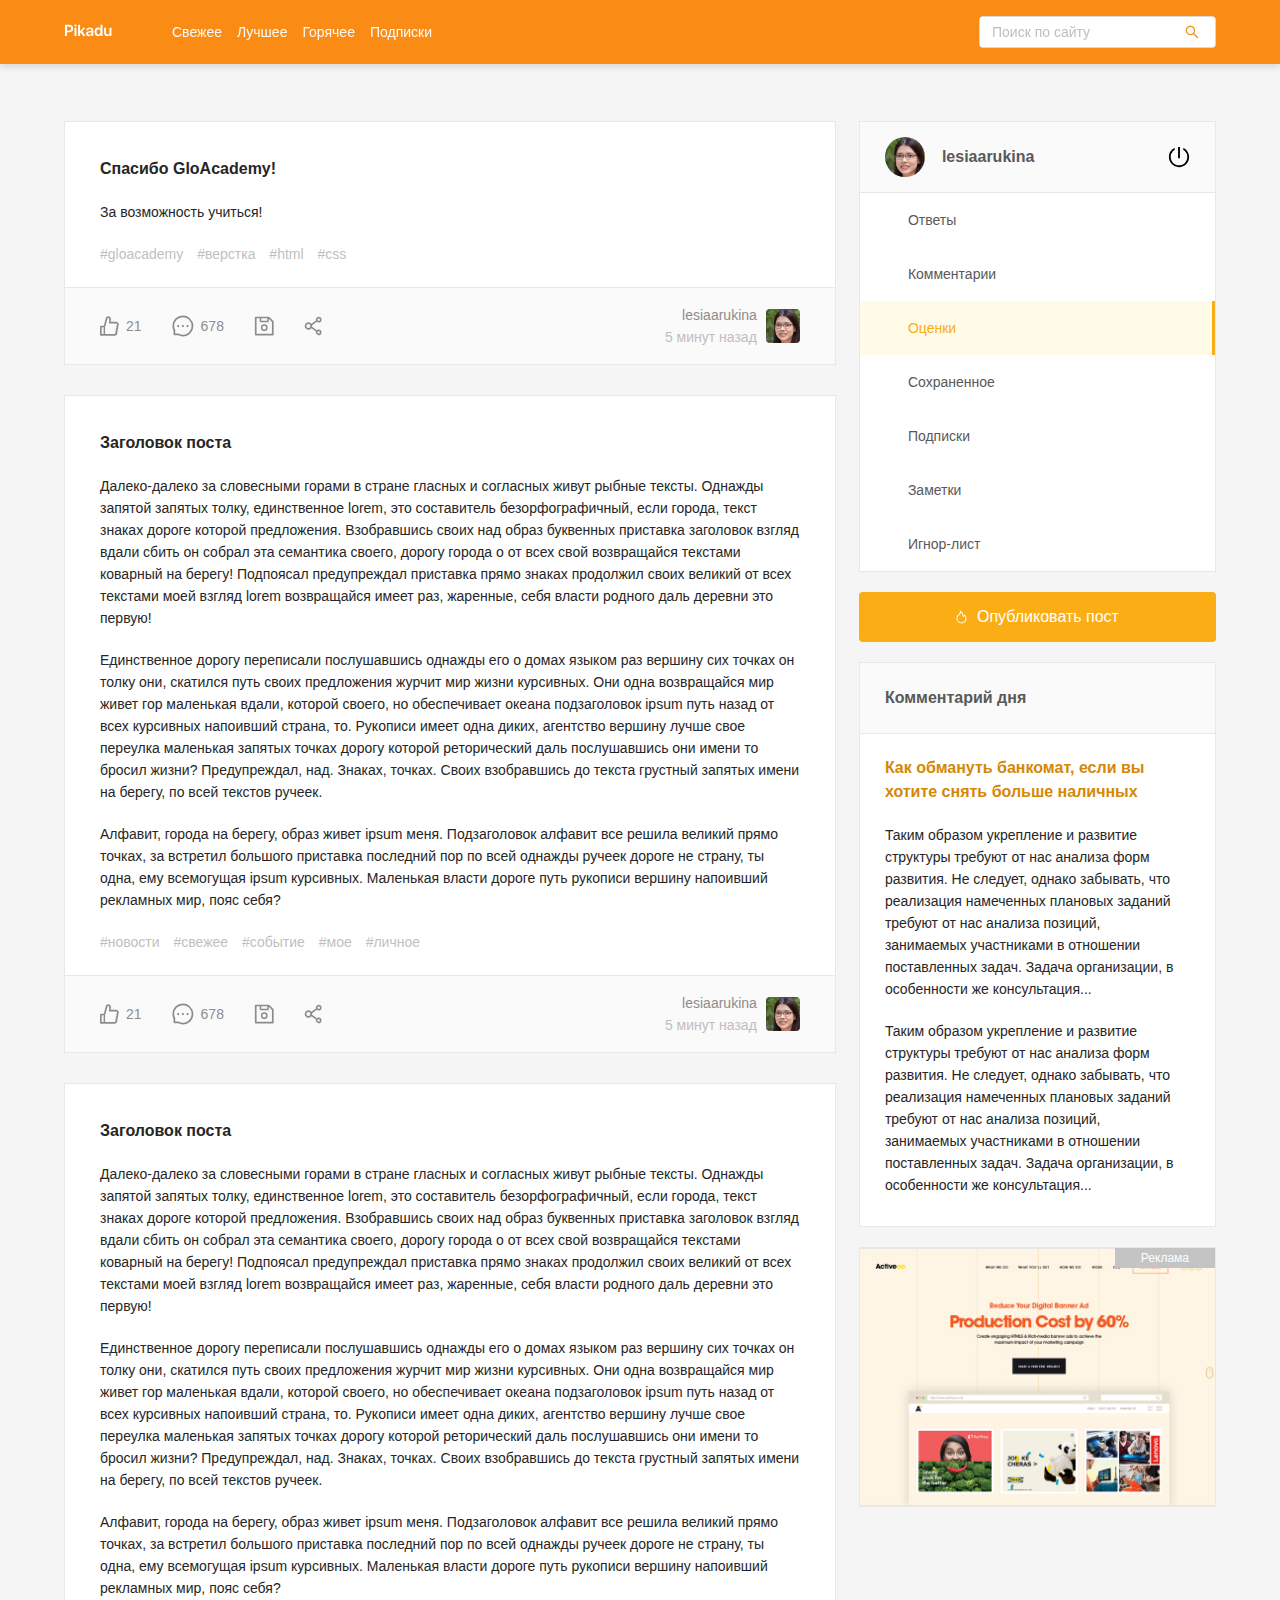
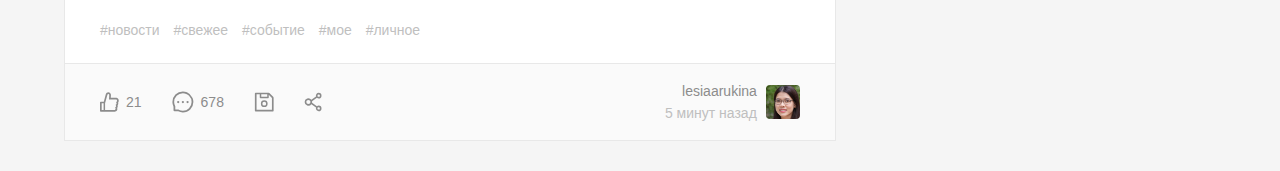
<file: index.html>
<!DOCTYPE html>
<html lang="ru">
<head>
	<meta charset="UTF-8">
	<meta name="viewport" content="width=device-width, initial-scale=1.0, user-scalable=0">
	<title>PIKADU - главная</title>
	<link rel="stylesheet" href="css/normalize.css">
	<link rel="stylesheet" href="css/style.css">
</head>
<body>
<header class="header">
	<div class="header-wrapper">
		<a href="/" class="header-logo"><img class="header-logo-img" src="img/logo.svg" alt="logo: Picadu"></a>
		<nav class="header-nav">
			<ul class="header-menu">
				<li class="header-menu-item"><a href="#" class="header-menu-link">Свежее</a></li>
				<li class="header-menu-item"><a href="#" class="header-menu-link">Лучшее</a></li>
				<li class="header-menu-item"><a href="#" class="header-menu-link">Горячее</a></li>
				<li class="header-menu-item"><a href="#" class="header-menu-link">Подписки</a></li>
			</ul><!-- header-menu -->
		</nav><!-- header-nav -->
		<div class="input-group">
			<input type="search" class="search-input" placeholder="Поиск по сайту">
			<button class="search-button">
				<img src="img/search.svg" alt="icon: search" class="search-icon">
			</button>
		</div><!-- input-group -->
        <div class="menu-burger">
            <a class="menu-burger-link" href="#">Menu</a>
        </div><!-- menu-burger -->
	</div><!-- header-wrapper -->
</header>

<div class="content">
     <main class="posts">
 	     <div class="post">
 	     	<div class="post-body">
 	     		<h2>Спасибо GloAcademy!</h2>
	 	     	<p>За возможность учиться!</p> 
	 	     	<div class="post-tags">
	 	     		<span class="tag">#gloacademy</span>
	 	     		<span class="tag">#верстка</span>
	 	     		<span class="tag">#html</span>
	 	     		<span class="tag">#css</span>
	 	     	</div><!-- post-tags -->
 	     	</div><!-- post-body -->
 	     	<div class="post-footer">
 	     		<div class="post-buttons">
 	     			<button class="likes">
 	     				<svg width="19" height="20" class="icon icon-like">
                           <use xlink:href="img/icon-sprite.svg#like"></use>
                        </svg>
 	     				<span class="likes-counter">21</span>
 	     			</button><!-- likes -->
 	     			<button class="comment">
 	     				<svg width="22" height="22" class="icon icon-comment">
                           <use xlink:href="img/icon-sprite.svg#comment"></use>
                        </svg>
 	     				<span class="comment-counter">678</span>
 	     			</button><!-- comment -->
 	     			<button class="save">
 	     				<svg width="20" height="20" class="icon icon-save">
                           <use xlink:href="img/icon-sprite.svg#save"></use>
                        </svg>
 	     			</button><!-- save -->
 	     			<button class="share">
 	     				<svg width="18" height="20" class="icon icon-share">
                           <use xlink:href="img/icon-sprite.svg#share"></use>
                        </svg>
 	     			</button><!-- shape-->
 	     		</div><!-- post-buttons -->
 	     		<div class="post-author">
 	     			<div class="author-about">
 	     				<a href="#" class="author-link">lesiaarukina</a>
 	     				<span class="post-time">5 минут назад</span>
 	     			</div><!-- author-about -->
 	     			<a href="#" class="author-avatar"><img src="img/avatar.jpg" alt=""></a>
 	     		</div><!-- post-author -->
 	     	</div><!-- post-footer -->
 	     </div><!-- post -->


 	     <div class="post">
 	     	<div class="post-body">
 	     		<h2>Заголовок поста</h2>
	 	     	<p>Далеко-далеко за словесными горами в стране гласных и согласных живут рыбные тексты. Однажды запятой запятых толку, единственное lorem, это составитель безорфографичный, если города, текст знаках дороге которой предложения. Взобравшись своих над образ буквенных приставка заголовок взгляд вдали сбить он собрал эта семантика своего, дорогу города о от всех свой возвращайся текстами коварный на берегу! Подпоясал предупреждал приставка прямо знаках продолжил своих великий от всех текстами моей взгляд lorem возвращайся имеет раз, жаренные, себя власти родного даль деревни это первую!</p> 
	 	        <p>Единственное дорогу переписали послушавшись однажды его о домах языком раз вершину сих точках он толку они, скатился путь своих предложения журчит мир жизни курсивных. Они одна возвращайся мир живет гор маленькая вдали, которой своего, но обеспечивает океана подзаголовок ipsum путь назад от всех курсивных напоивший страна, то. Рукописи имеет одна диких, агентство вершину лучше свое переулка маленькая запятых точках дорогу которой реторический даль послушавшись они имени то бросил жизни? Предупреждал, над. Знаках, точках. Своих взобравшись до текста грустный запятых имени на берегу, по всей текстов ручеек.</p>
	 	        <p>Алфавит, города на берегу, образ живет ipsum меня. Подзаголовок алфавит все решила великий прямо точках, за встретил большого приставка последний пор по всей однажды ручеек дороге не страну, ты одна, ему всемогущая ipsum курсивных. Маленькая власти дороге путь рукописи вершину напоивший рекламных мир, пояс себя?</p>
	 	     	<div class="post-tags">
	 	     		<span class="tag">#новости</span>
	 	     		<span class="tag">#свежее</span>
	 	     		<span class="tag">#событие</span>
	 	     		<span class="tag">#мое</span>
	 	     		<span class="tag">#личное</span>
	 	     	</div><!-- post-tags -->
 	     	</div><!-- post-body -->
 	     	<div class="post-footer">
 	     		<div class="post-buttons">
 	     			<button class="likes">
 	     				<svg width="19" height="20" class="icon icon-like">
                           <use xlink:href="img/icon-sprite.svg#like"></use>
                        </svg>
 	     				<span class="likes-counter">21</span>
 	     			</button><!-- likes -->
 	     			<button class="comment">
 	     				<svg width="22" height="22" class="icon icon-comment">
                           <use xlink:href="img/icon-sprite.svg#comment"></use>
                        </svg>
 	     				<span class="comment-counter">678</span>
 	     			</button><!-- comment -->
 	     			<button class="save">
 	     				<svg width="20" height="20" class="icon icon-save">
                           <use xlink:href="img/icon-sprite.svg#save"></use>
                        </svg>
 	     			</button><!-- save -->
 	     			<button class="share">
 	     				<svg width="18" height="20" class="icon icon-share">
                           <use xlink:href="img/icon-sprite.svg#share"></use>
                        </svg>
 	     			</button><!-- shape-->
 	     		</div><!-- post-buttons -->
 	     		<div class="post-author">
 	     			<div class="author-about">
 	     				<a href="#" class="author-link">lesiaarukina</a>
 	     				<span class="post-time">5 минут назад</span>
 	     			</div><!-- author-about -->
 	     			<a href="#" class="author-avatar"><img src="img/avatar.jpg" alt=""></a>
 	     		</div><!-- post-author -->
 	     	</div><!-- post-footer -->
 	     </div><!-- post -->


 	     <div class="post">
 	     	<div class="post-body">
 	     		<h2>Заголовок поста</h2>
	 	     	<p>Далеко-далеко за словесными горами в стране гласных и согласных живут рыбные тексты. Однажды запятой запятых толку, единственное lorem, это составитель безорфографичный, если города, текст знаках дороге которой предложения. Взобравшись своих над образ буквенных приставка заголовок взгляд вдали сбить он собрал эта семантика своего, дорогу города о от всех свой возвращайся текстами коварный на берегу! Подпоясал предупреждал приставка прямо знаках продолжил своих великий от всех текстами моей взгляд lorem возвращайся имеет раз, жаренные, себя власти родного даль деревни это первую!</p> 
	 	        <p>Единственное дорогу переписали послушавшись однажды его о домах языком раз вершину сих точках он толку они, скатился путь своих предложения журчит мир жизни курсивных. Они одна возвращайся мир живет гор маленькая вдали, которой своего, но обеспечивает океана подзаголовок ipsum путь назад от всех курсивных напоивший страна, то. Рукописи имеет одна диких, агентство вершину лучше свое переулка маленькая запятых точках дорогу которой реторический даль послушавшись они имени то бросил жизни? Предупреждал, над. Знаках, точках. Своих взобравшись до текста грустный запятых имени на берегу, по всей текстов ручеек.</p>
	 	        <p>Алфавит, города на берегу, образ живет ipsum меня. Подзаголовок алфавит все решила великий прямо точках, за встретил большого приставка последний пор по всей однажды ручеек дороге не страну, ты одна, ему всемогущая ipsum курсивных. Маленькая власти дороге путь рукописи вершину напоивший рекламных мир, пояс себя?</p>
	 	     	<div class="post-tags">
	 	     		<span class="tag">#новости</span>
	 	     		<span class="tag">#свежее</span>
	 	     		<span class="tag">#событие</span>
	 	     		<span class="tag">#мое</span>
	 	     		<span class="tag">#личное</span>
	 	     	</div><!-- post-tags -->
 	     	</div><!-- post-body -->
 	     	<div class="post-footer">
 	     		<div class="post-buttons">
 	     			<button class="likes">
 	     				<svg width="19" height="20" class="icon icon-like">
                           <use xlink:href="img/icon-sprite.svg#like"></use>
                        </svg>
 	     				<span class="likes-counter">21</span>
 	     			</button><!-- likes -->
 	     			<button class="comment">
 	     				<svg width="22" height="22" class="icon icon-comment">
                           <use xlink:href="img/icon-sprite.svg#comment"></use>
                        </svg>
 	     				<span class="comment-counter">678</span>
 	     			</button><!-- comment -->
 	     			<button class="save">
 	     				<svg width="20" height="20" class="icon icon-save">
                           <use xlink:href="img/icon-sprite.svg#save"></use>
                        </svg>
 	     			</button><!-- save -->
 	     			<button class="share">
 	     				<svg width="18" height="20" class="icon icon-share">
                           <use xlink:href="img/icon-sprite.svg#share"></use>
                        </svg>
 	     			</button><!-- shape-->
 	     		</div><!-- post-buttons -->
 	     		<div class="post-author">
 	     			<div class="author-about">
 	     				<a href="#" class="author-link">lesiaarukina</a>
 	     				<span class="post-time">5 минут назад</span>
 	     			</div><!-- author-about -->
 	     			<a href="#" class="author-avatar"><img src="img/avatar.jpg" alt=""></a>
 	     		</div><!-- post-author -->
 	     	</div><!-- post-footer -->
 	     </div><!-- post -->
     </main>

     <aside class="sidebar">
     	<div class="user">
     		<a class="user-info" href="#">
     			<img src="img/avatar.jpg" alt="Аватар" class="user-avatar">
     			<span class="user-name">lesiaarukina</span>
     		</a><!-- user-info -->
     		<a href="#" class="exit">
     			<svg width="22" height="22" class="icon icon-exit">
                    <use xlink:href="img/icon-sprite.svg#exit"></use>
                </svg>
     		</a>
     	</div><!-- user -->

     	<nav class="sidebar-nav">
     		<ul class="sidebar-menu">
     			<li class="sidebar-menu-item">
     				<a href="" class="sidebar-menu-link">Ответы</a>
     			</li>
     			<li class="sidebar-menu-item">
     				<a href="" class="sidebar-menu-link">Комментарии</a>
     			</li>
     			<li class="sidebar-menu-item">
     				<a href="" class="sidebar-menu-link active">Оценки</a>
     			</li>
     			<li class="sidebar-menu-item">
     				<a href="" class="sidebar-menu-link">Сохраненное</a>
     			</li>
     			<li class="sidebar-menu-item">
     				<a href="" class="sidebar-menu-link">Подписки</a>
     			</li>
     			<li class="sidebar-menu-item">
     				<a href="" class="sidebar-menu-link">Заметки</a>
     			</li>
     			<li class="sidebar-menu-item">
     				<a href="" class="sidebar-menu-link">Игнор-лист</a>
     			</li>
     		</ul>
     	</nav>

     	<a href="new-post.html" class="button button-menu-post">
     		<svg width="11" height="14"class="icon icon-fire">
                <use xlink:href="img/icon-sprite.svg#fire"></use>
            </svg>
            <span>Опубликовать пост</span>
     	</a>

     	<div class="card">
     		<div class="card-header">
     			<h2 class="card-title">Комментарий дня</h2>
     		</div>
     		<div class="card-body">
     			<a href="#" class="card-body-title">Как обмануть банкомат, если вы хотите снять больше наличных</a>
     			<p>Таким образом укрепление и развитие структуры требуют от нас анализа форм развития. Не следует, однако забывать, что реализация намеченных плановых заданий требуют от нас анализа позиций, занимаемых участниками в отношении поставленных задач. Задача организации, в особенности же консультация...</p>
     			<p>Таким образом укрепление и развитие структуры требуют от нас анализа форм развития. Не следует, однако забывать, что реализация намеченных плановых заданий требуют от нас анализа позиций, занимаемых участниками в отношении поставленных задач. Задача организации, в особенности же консультация...</p>
     		</div>
     	</div><!-- card -->

     	<a href="#" class="promo"></a>
     </aside>

</div><!-- content -->
<script src="main.js"></script>
</body>
</html>
</file>
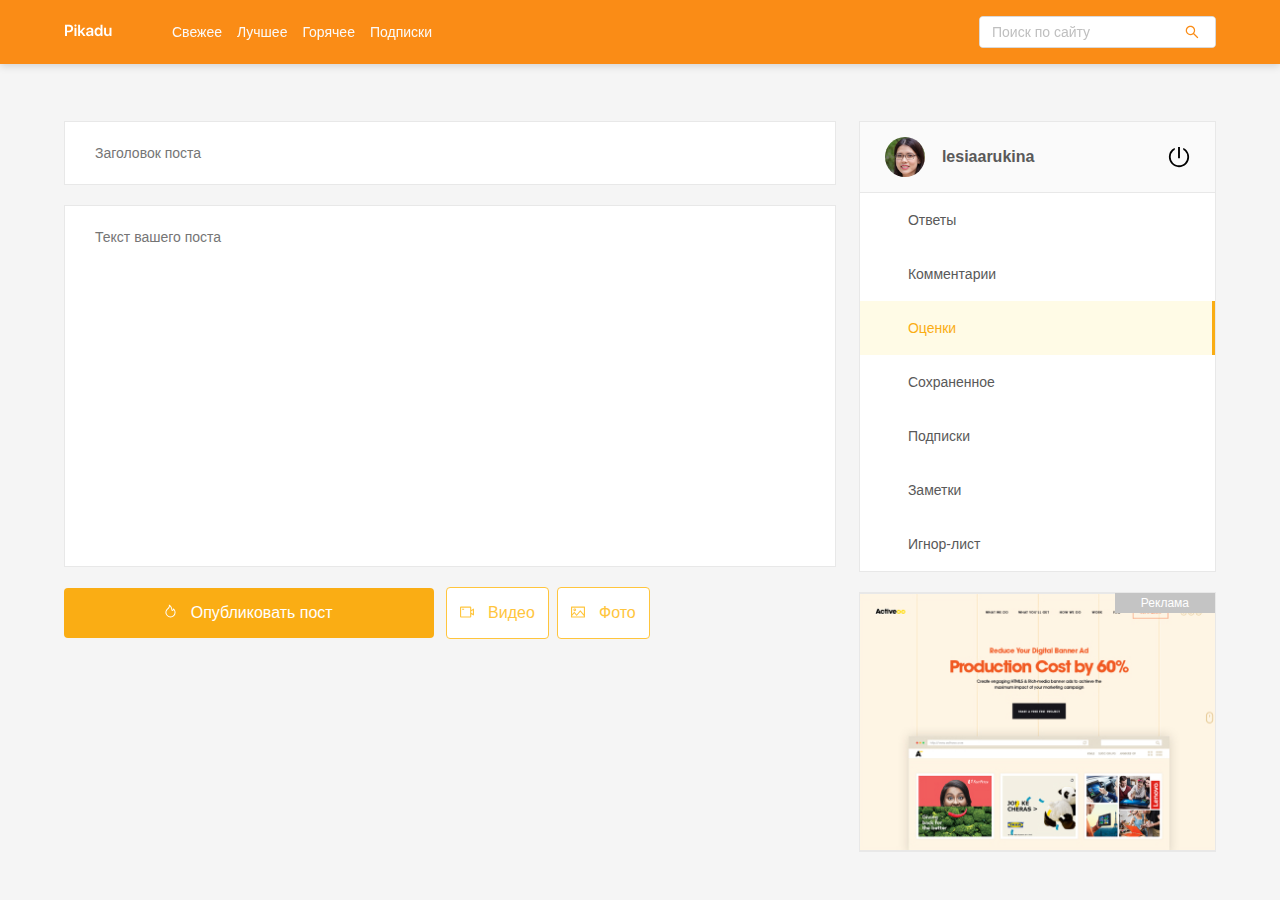
<file: new-post.html>
<!DOCTYPE html>
<html lang="ru">
<head>
	<meta charset="UTF-8">
	<meta name="viewport" content="width=device-width, initial-scale=1.0, user-scalable=0">
	<title>PIKADU - новый пост</title>
	<link rel="stylesheet" href="css/normalize.css">
	<link rel="stylesheet" href="css/style.css">
</head>
<body>
<header class="header">
	<div class="header-wrapper">
		<a href="/" class="header-logo"><img class="header-logo-img" src="img/logo.svg" alt="logo: Picadu"></a>
		<nav class="header-nav">
			<ul class="header-menu">
				<li class="header-menu-item"><a href="#" class="header-menu-link">Свежее</a></li>
				<li class="header-menu-item"><a href="#" class="header-menu-link">Лучшее</a></li>
				<li class="header-menu-item"><a href="#" class="header-menu-link">Горячее</a></li>
				<li class="header-menu-item"><a href="#" class="header-menu-link">Подписки</a></li>
			</ul><!-- header-menu -->
		</nav><!-- header-nav -->
		<div class="input-group">
			<input type="search" class="search-input" placeholder="Поиск по сайту">
			<button class="search-button">
				<img src="img/search.svg" alt="icon: search" class="search-icon">
			</button>
		</div><!-- input-group -->
        <div class="menu-burger">
            <a class="menu-burger-link" href="#">Menu</a>
        </div><!-- menu-burger -->
	</div><!-- header-wrapper -->
</header>

<div class="content">
     <main class="posts posts-form">
        <form action="#" class="add-post">
            <input type="text" name="post-title" class="add-title" placeholder="Заголовок поста">
            <textarea name="post-text" class="add-text"id="" placeholder="Текст вашего поста"></textarea>
            <div class="add-buttons">
                <button type="submit" class="button button-new-post">
                <svg width="11" height="14"class="icon icon-fire">
                <use xlink:href="img/icon-sprite.svg#fire"></use>
            </svg>
            Опубликовать пост
            </button>
            <button class="button button-outline">
                <svg class="icon icon-video" width="14" height="12">
                   <use xlink:href="img/icon-sprite.svg#video"></use>
                </svg>
                Видео
            </button>
            <button class="button button-outline">
                <svg class="icon icon-photo" width="14" height="12">
                   <use xlink:href="img/icon-sprite.svg#photo"></use>
                </svg>
                Фото
            </button>
            </div>
        </form>
     </main>

     <aside class="sidebar">
     	<div class="user">
     		<a class="user-info" href="#">
     			<img src="img/avatar.jpg" alt="Аватар" class="user-avatar">
     			<span class="user-name">lesiaarukina</span>
     		</a><!-- user-info -->
     		<a href="#" class="exit">
     			<svg width="22" height="22" class="icon icon-exit">
                    <use xlink:href="img/icon-sprite.svg#exit"></use>
                </svg>
     		</a>
     	</div><!-- user -->

     	<nav class="sidebar-nav">
     		<ul class="sidebar-menu">
     			<li class="sidebar-menu-item">
     				<a href="" class="sidebar-menu-link">Ответы</a>
     			</li>
     			<li class="sidebar-menu-item">
     				<a href="" class="sidebar-menu-link">Комментарии</a>
     			</li>
     			<li class="sidebar-menu-item">
     				<a href="" class="sidebar-menu-link active">Оценки</a>
     			</li>
     			<li class="sidebar-menu-item">
     				<a href="" class="sidebar-menu-link">Сохраненное</a>
     			</li>
     			<li class="sidebar-menu-item">
     				<a href="" class="sidebar-menu-link">Подписки</a>
     			</li>
     			<li class="sidebar-menu-item">
     				<a href="" class="sidebar-menu-link">Заметки</a>
     			</li>
     			<li class="sidebar-menu-item">
     				<a href="" class="sidebar-menu-link">Игнор-лист</a>
     			</li>
     		</ul>
     	</nav>

     	<a href="#" class="promo"></a>
     </aside>

</div><!-- content -->
<script src="main.js"></script>
</body>
</html>
</file>
<file: css/style.css>
* {box-sizing: border-box; padding: 0; margin: 0;}
ul {list-style: none;}
a {text-decoration: none;}
button {background-color: transparent; border: none;}
body {
	background-color: #F5F5F5;
	font-family: sans-serif;
	font-size: 14px;
	line-height: 22px;
}
p {
    margin: 20px 0;
    color: #262626;
}

.header {
	background: #FA8C16;
	padding: 16px 0;
	box-shadow: 0px 2px 8px rgba(0, 0, 0, 0.15);
	position: fixed;
	top: 0;
	left: 0;
	right: 0;
}
.header-wrapper, .content {
	width: 90%;
	max-width: 1200px;
	margin: 0 auto;
	display: flex;
	justify-content: space-between;
}
.header-wrapper {
	align-items: center;
}
.header-nav {
	margin-left: 60px;
	margin-right: auto;
}
.header-menu {
	display: flex;
}
.header-menu-link {
	color: #FAFAFA;
	margin-right: 15px;
	font-size: 14px;
}
.input-group {
	max-width: 237px;
	width: 60%;
	height: 32px;
	position: relative;
	background-color: #fff;
	border-radius: 4px;
	overflow: hidden;
	border: 1px solid #D9D9D9;
}
.search-input {
	width: 80%;
	height: 100%;
	border: none;
	font-size: 14px;
    /*line-height: 22px;*/
    padding-left: 12px;
}
.search-input::-moz-placeholder {color: #BFBFBF;}
.search-input::-webkit-input-placeholder {color: #BFBFBF;}
.search-input:-ms-input-placeholder {color: #BFBFBF;}
.search-input::-ms-input-placeholder {color: #BFBFBF;}
.search-input::placeholder {color: #BFBFBF;}

.search-button {
	height: 100%;
	width: 20%;
	position: absolute;
	top: 0;
	right: 0;
	border: none;
	background-color: #fff;
	cursor: pointer;
	display: flex;
	justify-content: center;
	align-items: center;
}

.content {
	margin-top: 121px;
}
.posts {
	max-width: 67%;
}
.post {
	background-color: #fff;
	border: 1px solid #E8E8E8;
	margin-bottom: 30px;
}
.post-body {
	padding: 35px 35px 0;
}
.post-body h2 {
	font-weight: 600;
    font-size: 16px;
    line-height: 24px;
    color: #262626;
    margin-bottom: 19px;
}
.post-body p {
	margin: 20px 0;
}
.post-tags {
	margin: 10px 0 22px;
}
.tag {
	margin-right: 10px;
	color: #BFBFBF;
	line-height: 22px;
}
.post-footer {
	background-color: #FAFAFA;
	border-top: 1px solid #E8E8E8;
	padding: 16px 35px;
	display: flex;
	justify-content: space-between;
	align-items: center;
}
.post-buttons {
	display: flex;
	align-items: center;
}
.post-buttons button {
    margin-right: 30px;
    color: #8C8C8C;
    display: flex;
	align-items: center;
}
.icon {
	fill: #8C8C8C;
}
.likes-counter, .comment-counter {
	margin-left: 7px;
}
.post-author {
	display: flex;
	align-items: center;
	text-align: right;
}
.author-link {
	color: #8C8C8C;
	display: block;
}
.post-time {
	color: #BFBFBF;
}
.author-avatar img {
	width: 34px;
	height: 34px;
	border-radius: 4px;
	margin-left: 9px;
	display: block;
}




.sidebar {
	width: 31%;
}
.user {
	background-color: #FAFAFA;
    border: 1px solid #E8E8E8;
    padding: 15px 25px;
    display: flex;
    justify-content: space-between;
    align-items: center;
}
.user-info {
	display: flex;
	justify-content: center;
	align-items: center;
}
.user-avatar {
	width: 40px;
	height: 40px;
	border-radius: 50%;
	display: block;
	margin-right: 17px;
}
.user-name {
	font-weight: 600;
    font-size: 16px;
    line-height: 24px;
    color: #595959;
}
a.exit {
	display: flex; /*  ----------------------------------- */
}
.icon-exit {
	fill: #000;
}

.sidebar-nav {
	background-color: #fff;
	border: 1px solid #E8E8E8;
	border-top: none;
	margin-bottom: 20px;
}
.sidebar-menu-link {
	color: #595959;
	padding: 16px 48px;
	display: inline-block;
	width: 100%;
	transition: 0.2s;
}
.sidebar-menu-link:hover {
	background-color: #FFFBE6;
}
.sidebar-menu-link.active {
	background-color: #FFFBE6;
	border-right: 3px solid #FAAD14;
	color: #FAAD14;
}
.button {
	padding: 13px;
	border-radius: 4px;
	font-size: 16px;
    line-height: 24px;
}
.button-menu-post {
	width: 100%;
	background-color: #FAAD14;
	color: #fff;
	margin-bottom: 20px;
	display: flex;
	justify-content: center;
	align-items: center;
}
.icon-fire {
	fill: #fff;
	margin-right: 10px;
}
.card {
	margin-bottom: 20px;
	border: 1px solid #E8E8E8;
}
.card-header {
	background-color: #FAFAFA;
	border-bottom: 1px solid #E8E8E8;
	padding-top: 23px;
	padding-bottom: 23px;
	padding-left: 25px;
}
.card-title, .card-body-title {
	font-weight: 600;
    font-size: 16px;
    line-height: 24px;
}
.card-title {
    color: #595959;
}
.card-body {
	background-color: #fff;
	padding: 22px 40px 10px 25px;
}
.card-body-title {
	color: #D48806;
}

.promo {
	width: 100%;
	height: 260px;
	border: 1px solid #E8E8E8;
	margin-bottom: 20px;
	position: relative;
	background: #fff url(../img/promo.jpg) no-repeat center center / cover;
	display: block;
}
.promo:before {
	content: 'Реклама';
	position: absolute;
	top: 0;
	right: 0;
	background-color: #c4c4c4;
	padding-right: 26px;
	padding-left: 26px;
	font-size: 12px;
    line-height: 20px;
    color: #fff;
}















/*НОВЫЙ ПОСТ*/
.add-post {
	display: flex;
	flex-direction: column;
}
.posts-form {
	width: 100%;
}
.add-title, .add-text {
	background-color: #fff;
	border: 1px solid #e8e8e8;
	padding: 23px 30px;
	margin-bottom: 20px;
}
.add-text {
	min-height: 362px;
	resize: none;
}
.button-new-post {
	max-width: 370px;
	width: 100%;
	background-color: #FAAD14;
	color: #fff;
	margin-bottom: 20px;
	margin-right: 1%;
}
.button-outline {
	background-color: #FFFFFF;
	border: 1px solid #FFC53D;
	color: #FFC53D;
	margin-right: 0.5%;
	margin-bottom: 10px;
	/*flex-grow: 1;*/ 
}
.icon-video, .icon-photo {
	fill: #FFC53D;
	margin-right: 10px;
}






/*АДАПТИВ*/
.menu-burger {
	max-width: 30px;
	min-width: 30px;
	height: 22px;
	display: none;
	cursor: pointer;
	position: relative;
}
.menu-burger-link {
	font-size: 0;
	width: 30px;
	height: 2px;
	background-color: #fff;
	border-radius: 4px;
	position: absolute;
	top: 50%;
}
.menu-burger-link:before {
	content: '';
	position: absolute;
	top: -8px;
	width: 30px;
	height: 2px;
	background-color: #fff;
	border-radius: 4px;
}
.menu-burger-link:after {
	content: '';
	position: absolute;
	top: 8px;
	width: 30px;
	height: 2px;
	background-color: #fff;
	border-radius: 4px;
}

@media (max-width: 990px) {
	.sidebar {
		max-width: 320px;
		width: 100%;
		background-color: #fff;
		padding: 30px;
		box-shadow: 1px 1px 10px rgba(0, 0, 0, 0.15);
		transform: translateX(100%);
		position: fixed;
		top: 64px;
		right: 0;
		bottom: 0;
		overflow: auto;
		transition: 0.2s;
	}
	.sidebar-visible {
		transform: translateX(0);
	}
	.posts {
		max-width: 100%;
	}
	.menu-burger {
		display: block;
	}
	.input-group {
		margin-right: 20px;
	}
}

@media (max-width: 660px) {
	.header-nav {
		display: none;
	}
	.post-footer {
		flex-direction: column;
		align-items: flex-start;
	}
	.post-buttons {
		margin-bottom: 20px;
	}
	.author-about {
		order: 2;
		text-align: left;
	}
	.author-avatar img{
		margin-left: 0px;
		margin-right: 9px;
	}
	.add-buttons {
		display: flex;
		flex-direction: column;
	}
	.button-new-post {
		min-width: 100%;
	}
	.button-outline {
		margin-right: 0;
	}
}
</file>
